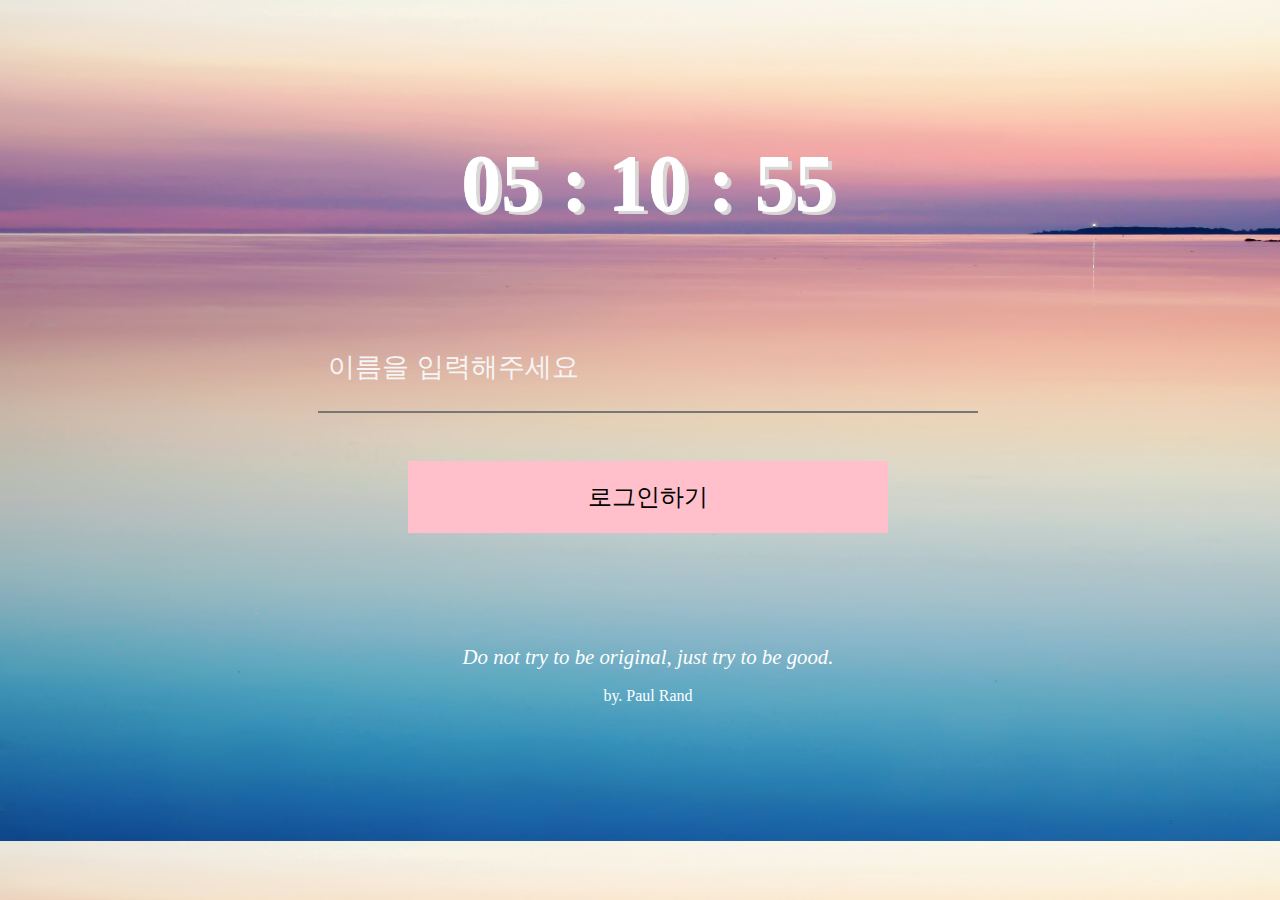
<file: index.html>
<!DOCTYPE html>
<html lang="en">
  <head>
    <meta charset="UTF-8" />
    <meta http-equiv="X-UA-Compatible" content="IE=edge" />
    <meta name="viewport" content="width=device-width, initial-scale=1.0" />
    <meta name="description" content="portfolio - nomardcoder-js" />
    <link rel="stylesheet" href="style.css" />

    <link
      href="https://fonts.googleapis.com/css2?family=Nanum+Myeongjo&display=swap"
      rel="stylesheet"
    />
    <title>momentum app</title>
  </head>
  <body>
    <div class="container">
      <div id="weather" class="weather">
        <span></span>
        <span></span>
      </div>

      <h2 id="clock" class="clock">00:00</h2>

      <form id="loginForm" class="hidden">
        <input
          required
          maxlength="15"
          type="text"
          placeholder="이름을 입력해주세요"
        />
        <button class="loginButton">로그인하기</button>
      </form>

      <h1 id="greeting" class="hidden"></h1>

      <div id="quote">
        <span></span><br />
        <span></span>
      </div>

      <div id="todo-box" class="hidden">
        <div class="todo-box-inner">
          <form id="todo-form">
            <h2>Todo list 작성하기</h2>
            <input
              type="text"
              required
              placeholder="할 일 입력 후 엔터를 눌러주세요"
            />
          </form>
          <div class="todo-list-box">
            <h2>Todo list 관리하기</h2>
            <ul id="todo-list"></ul>
          </div>
        </div>
      </div>
    </div>

    <script src="app.js"></script>
    <script src="background.js"></script>
    <script src="clock.js"></script>
    <script src="fetchquotes.js"></script>
    <script src="todo.js"></script>
    <script src="weather.js"></script>
  </body>
</html>
</file>
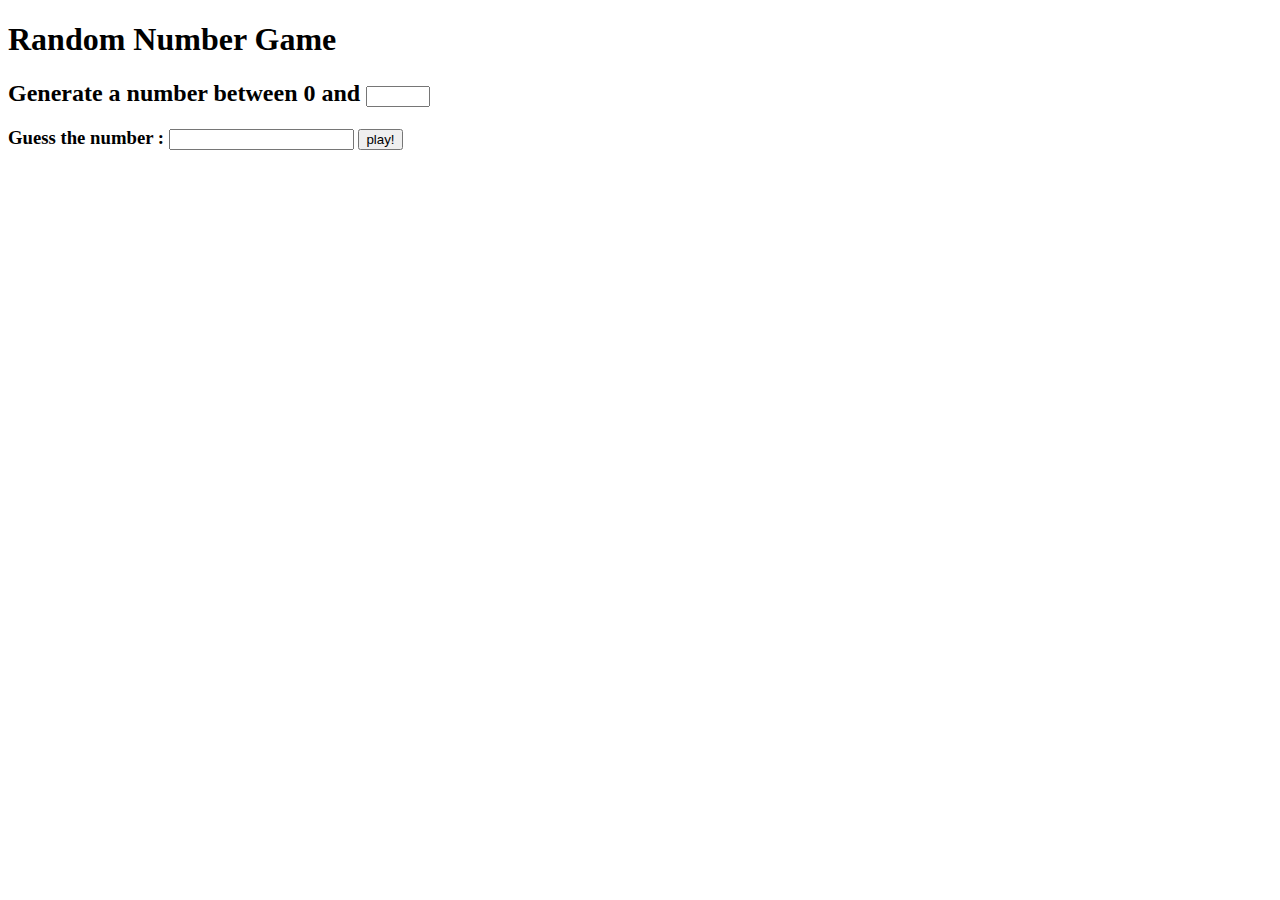
<file: class/homework-07/index.html>
<!DOCTYPE html>
<html>
  <head>
    <title>Vanilla Challenge</title>
    <meta charset="UTF-8" />
  </head>

  <body>
    <h1>Random Number Game</h1>
    <form id="GameForm">
      <h2>
        Generate a number between 0 and
        <input id="rangeInput" required type="number" min="0" max="100" />
      </h2>

      <h3>
        Guess the number :
        <input required type="number" min="0" id="chooseInput" />
        <button>play!</button>
      </h3>

      <h3 id="paint"></h3>
    </form>

    <script src="src/index.js"></script>
  </body>
</html>
</file>
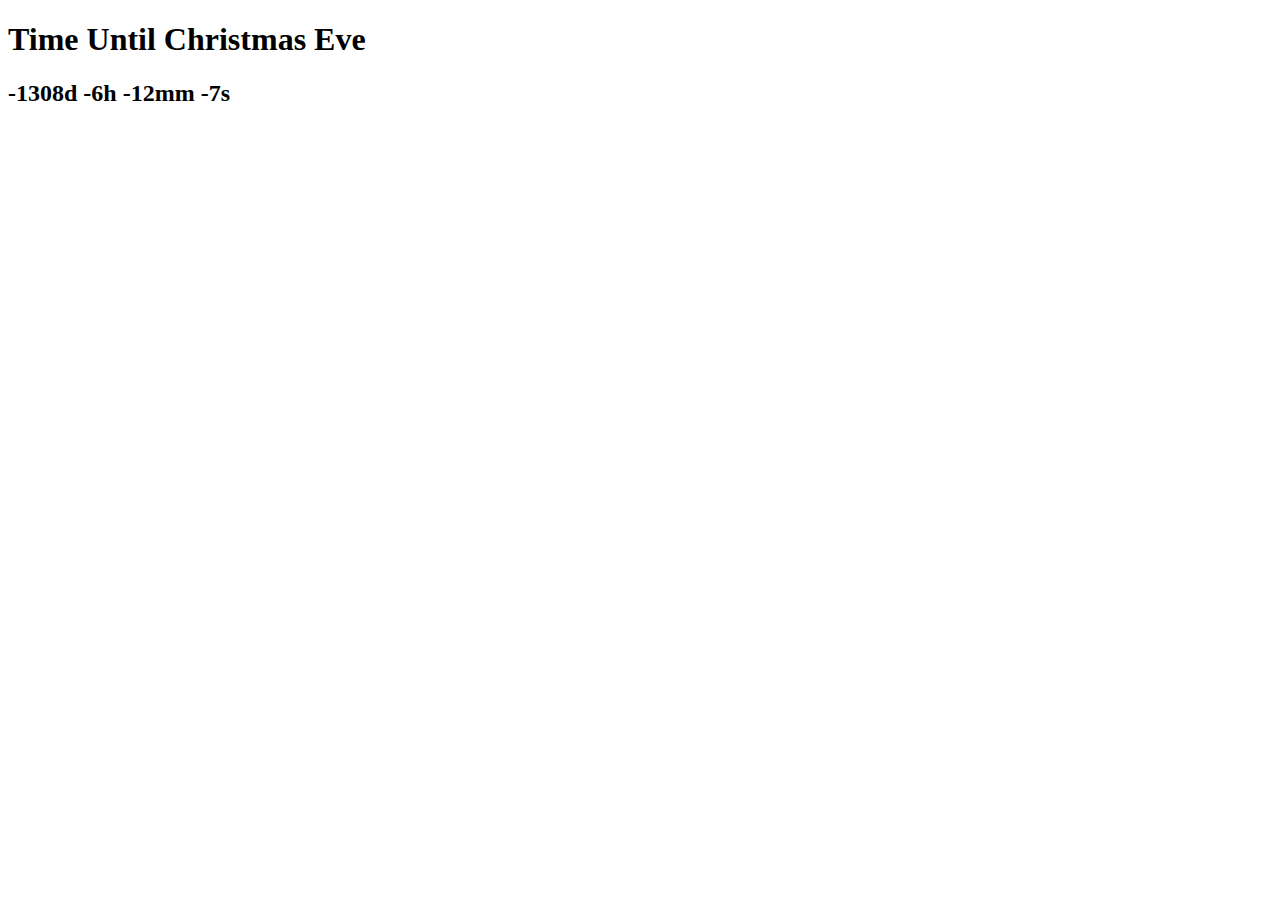
<file: class/homework-08/index.html>
<!DOCTYPE html>
<html>
  <head>
    <title>Time Until Christmas Eve<</title>
    <meta charset="UTF-8" />
  </head>
  <body>
    <h1>Time Until Christmas Eve</h1>
    <h2 class="js-clock"></h2>
    <script src="src/index.js"></script>
  </body>
</html>
</file>
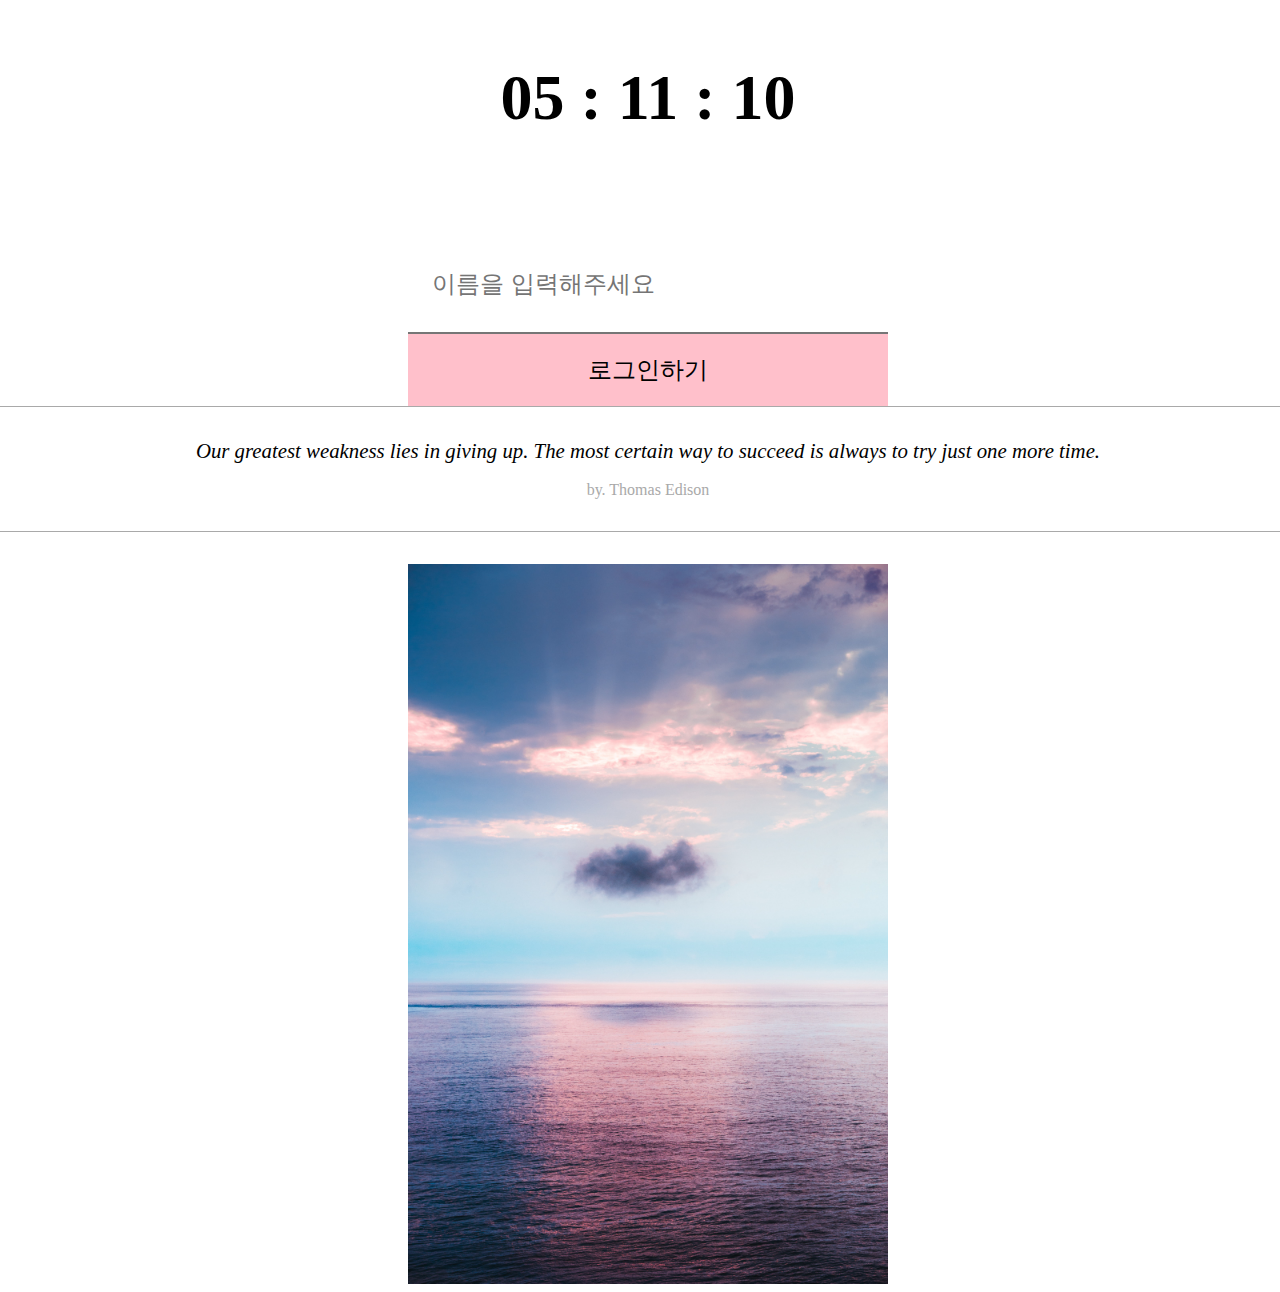
<file: js/final/index.html>
<!DOCTYPE html>
<html lang="en">
  <head>
    <meta charset="UTF-8" />
    <meta http-equiv="X-UA-Compatible" content="IE=edge" />
    <meta name="viewport" content="width=device-width, initial-scale=1.0" />
    <meta name="description" content="portfolio - nomardcoder-js" />
    <link rel="stylesheet" href="./css/style.css" />

    <link
      href="https://fonts.googleapis.com/css2?family=Nanum+Myeongjo&display=swap"
      rel="stylesheet"
    />
    <title>momentum app</title>
  </head>
  <body>
    <div id="weather" class="weather">
      <span></span>
      <span></span>
    </div>

    <h2 id="clock" class="clock">00:00</h2>

    <form id="loginForm" class="hidden">
      <input
        required
        maxlength="15"
        type="text"
        placeholder="이름을 입력해주세요"
      />
      <button class="loginButton">로그인하기</button>
    </form>

    <h1 id="greeting" class="hidden"></h1>

    <div id="quote">
      <span></span><br />
      <span></span>
    </div>

    <form id="todo-form" class="hidden">
      <input
        type="text"
        required
        placeholder="할 일 입력 후 엔터를 눌러주세요"
      />
    </form>

    <ul id="todo-list"></ul>

    <script src="./js/app.js"></script>
    <script src="./js/clock.js"></script>
    <script src="./js/fetchquotes.js"></script>
    <script src="./js/background.js"></script>
    <script src="./js/todo.js"></script>
    <script src="./js/weather.js"></script>
  </body>
</html>
</file>
<file: style.css>
body {
  width: 100%;
  display: flex;
  flex-direction: column;
  align-items: center;
  justify-content: center;
  background-size: cover;
  color: white;
}

.container {
  width: 100%;
  padding: 4em;
}
.hidden {
  display: none;
}

div {
  width: 100%;
  display: flex;
  flex-direction: column;
  align-items: center;
  justify-content: center;
}

form {
  display: flex;
  flex-direction: column;
  justify-content: center;
  align-items: center;
  padding: 2em;
  width: 50%;
}

/* 시계 */

.clock {
  font-size: 5em;
  text-shadow: 0px 1px #ffffff, 4px 4px 0px #dad7d7;
}

/* 날씨 */

.weather {
  width: 100%;
  display: flex;
  flex-direction: column;
  font-size: 1.3em;
  font-weight: 800;
}

.weather span:last-child {
  color: gray;
}

/* login form */

input {
  height: 3em;
  width: 100%;

  border-top: none;
  border-left: none;
  border-right: none;
  color: whitesmoke;
  font-size: 1.3em;

  padding: 0.5em;

  background: transparent;
}

input::placeholder {
  color: whitesmoke;
  font-size: 1.3em;
}

.loginButton {
  background-color: pink;
  border: none;
  width: 20em;

  height: 3em;
  font-size: 1.5em;

  cursor: pointer;
  margin: 2em 0em;
}

.loginButton:hover {
  background-color: yellow;
}

/* 로그인 */

#greeting {
  color: yellow;
  font-weight: 700;
  font-size: 3em;
}

/* 명언 */

#quote {
  padding: 2em;
}

#quote span:first-child {
  font-style: italic;
  font-size: 1.3em;
}

/* 투두리스트 */

.todo-box-inner {
  width: 100%;
  display: flex;
  flex-direction: row;
  gap: 5em;
  padding: 3em 1em;
}

.todo-list-box {
  width: 100%;
}

ul {
  width: 100%;
  display: flex;
  flex-direction: column;
  justify-content: center;
  align-items: center;
  gap: 1em;
}

li {
  display: flex;
  gap: 1em;
  font-size: 1.5em;
}

.todo-button {
  border: none;
  cursor: pointer;
  background-color: transparent;
}

.todo-button:hover {
  background-color: yellow;
}

/* 배경이미지  */

img {
  width: 100%;
}
</file>
<file: js/final/css/style.css>
body {
  width: 100vw;
  display: flex;
  flex-direction: column;
  align-items: center;
  justify-content: center;
}

.hidden {
  display: none;
}

div {
  width: 100%;
  display: flex;
  flex-direction: column;
  align-items: center;
  justify-content: center;
}

form {
  display: flex;
  flex-direction: column;
  margin-top: 3em;
}

/* 시계 */

.clock {
  font-size: 4em;
}

/* 날씨 */

.weather {
  width: 100%;
  display: flex;
  flex-direction: column;
  align-items: flex-end;
  font-size: 1.5em;

  padding-right: 2em;
}

.weather span:last-child {
  color: gray;
}

/* login form */

input {
  height: 2em;
  width: 18em;

  border-top: none;
  border-left: none;
  border-right: none;

  padding: 1em;
  font-size: 1.5em;
}

.loginButton {
  background-color: pink;
  border: none;
  width: 20em;

  height: 3em;
  font-size: 1.5em;

  cursor: pointer;
}

/* 로그인 */

h1 {
  color: rosybrown;
}

/* 명언 */

#quote {
  border: 1px solid darkgray;
  padding: 2em;
}

#quote span:first-child {
  font-style: italic;
  font-size: 1.3em;
}

#quote span:last-child {
  color: darkgray;
}

/* 투두리스트 */

ul {
  width: 100%;
  display: flex;
  flex-direction: column;
  justify-content: center;
  align-items: center;
  gap: 1em;
}

li {
  display: flex;
  gap: 1em;
  font-size: 1.5em;
}

.todo-button {
  border: none;
  background-color: none;
  cursor: pointer;
}

/* 배경이미지  */

img {
  width: 30em;
}
</file>
